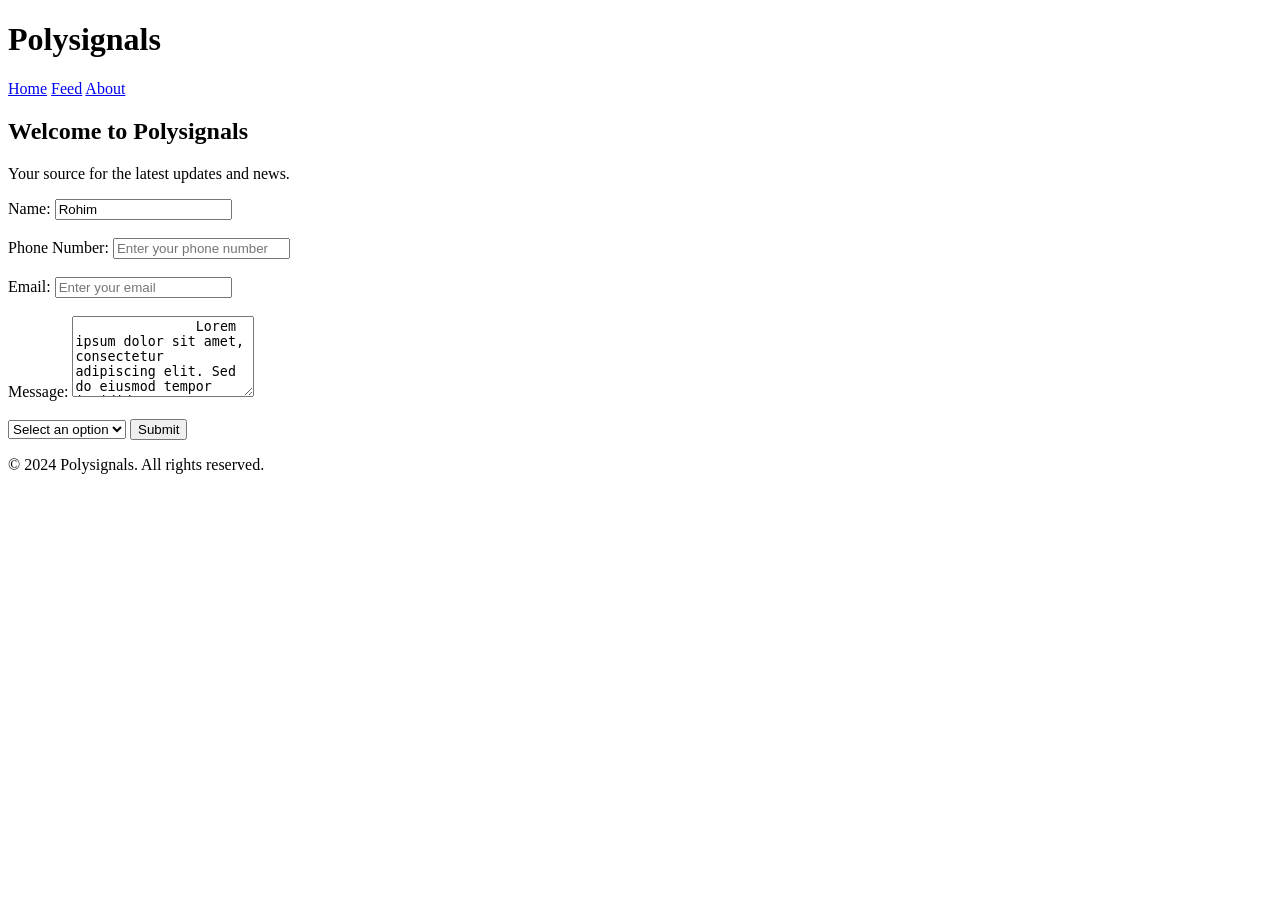
<file: HTML/index.html>
<!DOCTYPE html>
<html lang="en">

<head>
    <title>My Website</title>
</head>

<body>
    <!-- Header -->
    <header>
        <h1>Polysignals</h1>
        <nav>
            <a href="https://polysignals.app/">Home</a>
            <a href="https://polysignals.app/feed">Feed</a>
            <a href="https://polysignals.app/about">About</a>
        </nav>
    </header>


    <!-- Hero section -->
    <section class="hero">
        <h2>Welcome to Polysignals</h2>
        <p>Your source for the latest updates and news.</p>
    </section>


    <!-- Contact Form -->
    <section>
        <form>
            <label for="name">Name:</label>
            <input type="text" value="Rohim" name="name" placeholder="Enter you name" required>
                <br>
                <br>
            <label for="number">Phone Number:</label>
            <input type="number" name="number" placeholder="Enter your phone number" required>

                <br>
                <br>

            <label for="email">Email:</label>
            <input type="email" name="email" placeholder="Enter your email" required>

                <br>
                <br>
            <label for="message">Message:</label>
            <textarea rows="5" cols="20" name="message" placeholder="Enter your message" required>
               Lorem ipsum dolor sit amet, consectetur adipiscing elit. Sed do eiusmod tempor incididunt ut
               labore et dolore magna aliqua. Ut enim ad minim veniam, quis nostrud exercitation ullamco laboris nisi ut aliquip ex ea commodo consequat. Duis aute irure dolor in reprehenderit in voluptate velit esse cillum dolore eu fugiat nulla pariatur. Excepteur sint occaecat cupidatat non proident, sunt in culpa qui officia deserunt mollit anim id est laborum.
            </textarea>
<br>
<br>
            <select name="options" required>
                <option value="">Select an option</option>
                <option value="option1">Option 1</option>
                <option value="option2">Option 2</option>
                <option value="option3">Option 3</option>
            </select>

            <input type="submit" value="Submit"/>

        </form>


    </section>

    <footer>
        <p>&copy; 2024 Polysignals. All rights reserved.</p>
    </footer>

</body>

</html>
</file>
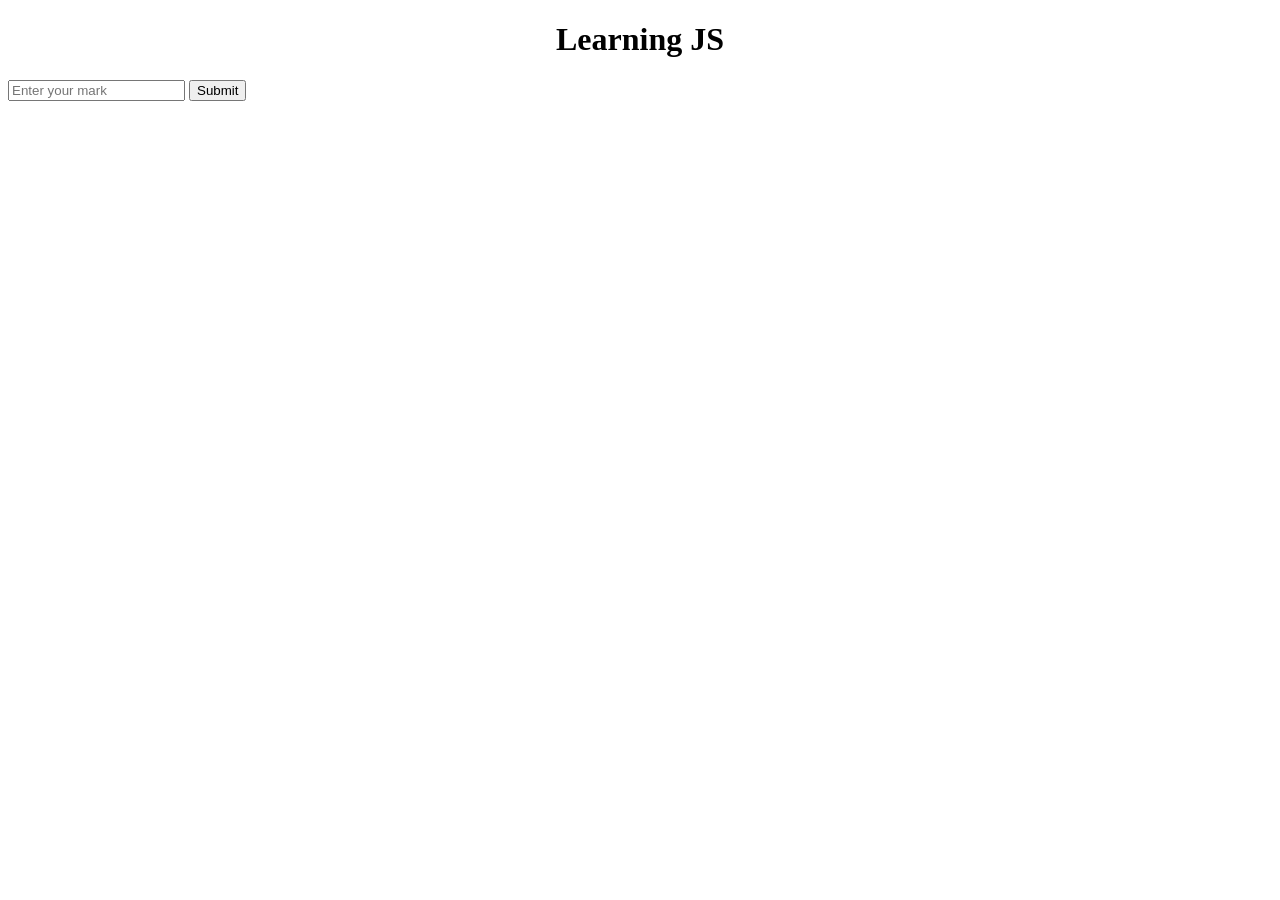
<file: JS/index.html>
<!DOCTYPE html>
<html lang="en">

<head>
    <meta charset="UTF-8">
    <meta name="viewport" content="width=device-width, initial-scale=1.0">
    <title>Document</title>
</head>

<body>
    <h1 align="center">Learning JS</h1>

    <div>
        <h2 id="result"></h2>
        <input id="mark" type="number" placeholder="Enter your mark">
        <button onclick="find_Great()">Submit</button>
    </div>

    <script>

        var mark_input = document.getElementById("mark")
        var result = document.getElementById("result")

        function find_Great() {
            var std_mark = Number(mark_input.value)
            if (std_mark >= 80) {
                result.innerHTML = "A+"
            } else if (std_mark >= 33) {
                result.innerHTML = "pass"
            } else {
                result.innerHTML = "fail"
            }
        }


    </script>
</body>

</html>
</file>
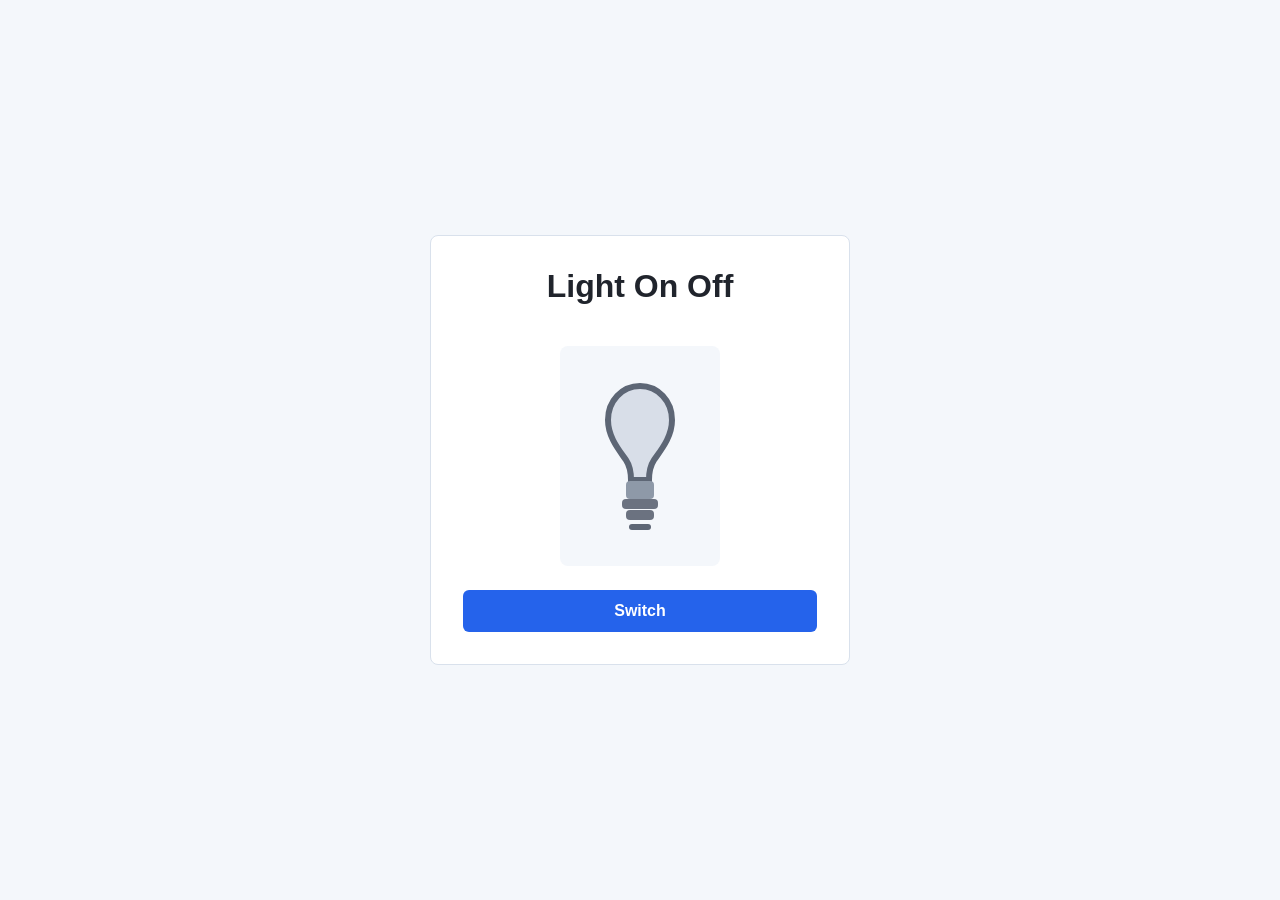
<file: JS/01-light-toggle-image/index.html>
<!DOCTYPE html>
<html lang="en">
<head>
  <meta charset="UTF-8">
  <meta name="viewport" content="width=device-width, initial-scale=1.0">
  <title>Light On Off</title>
  <link rel="stylesheet" href="style.css">
  <script src="script.js" defer></script>
</head>
<body>
  <main class="app">
    <h1>Light On Off</h1>
    <img id="lightImage" src="images/light-off.svg" alt="Light is off" class="light-image">

    <button id="toggleButton">Switch</button>
  </main>
</body>
</html>
</file>
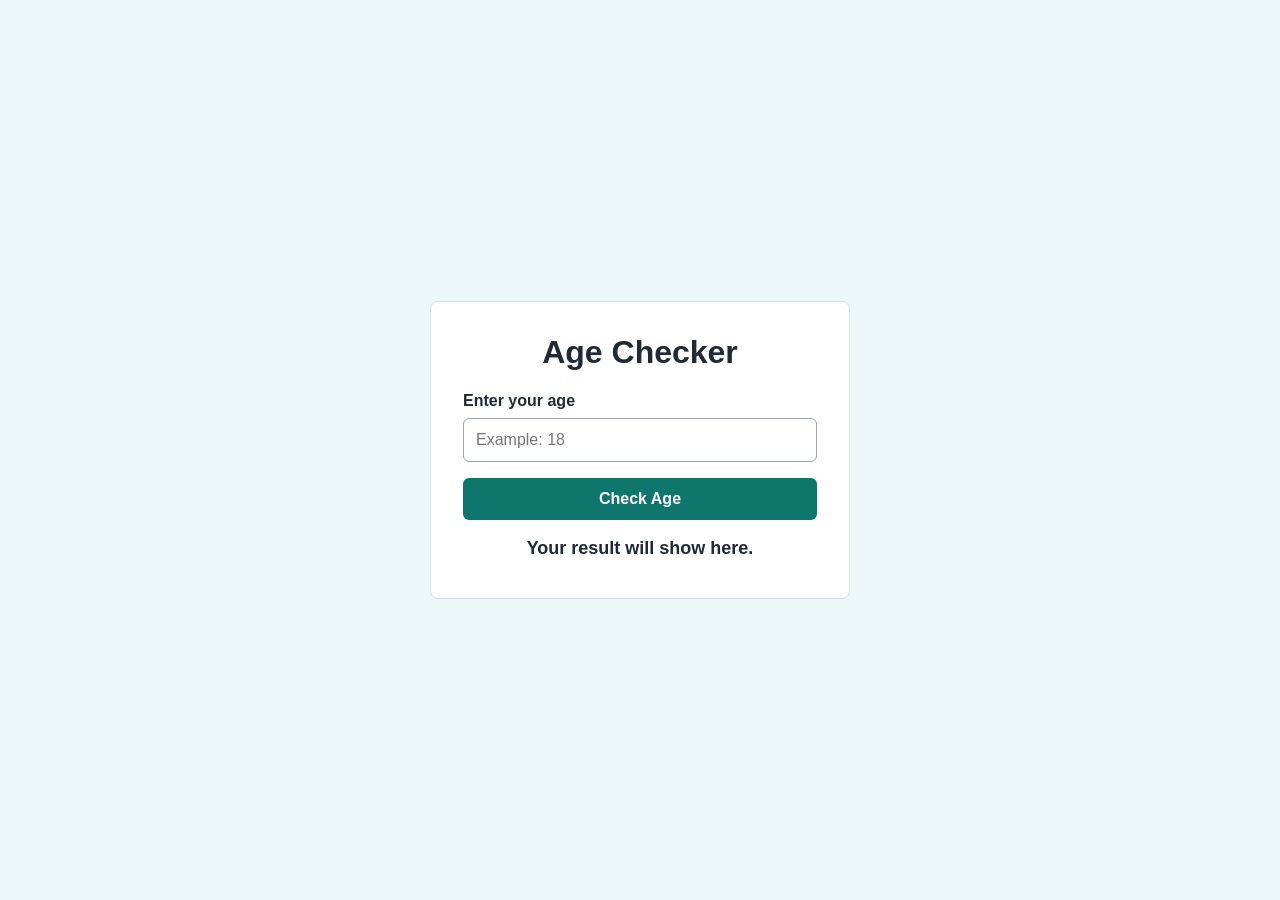
<file: JS/02-age-checker/index.html>
<!DOCTYPE html>
<html lang="en">
<head>
  <meta charset="UTF-8">
  <meta name="viewport" content="width=device-width, initial-scale=1.0">
  <title>Age Checker</title>
  <link rel="stylesheet" href="style.css">
  <script src="script.js" defer></script>
</head>
<body>
  <main class="app">
    <h1>Age Checker</h1>

    <label for="ageInput">Enter your age</label>
    <input id="ageInput" type="number" min="0" placeholder="Example: 18">

    <button id="checkButton">Check Age</button>

    <p id="result" class="result">Your result will show here.</p>
  </main>
</body>
</html>
</file>
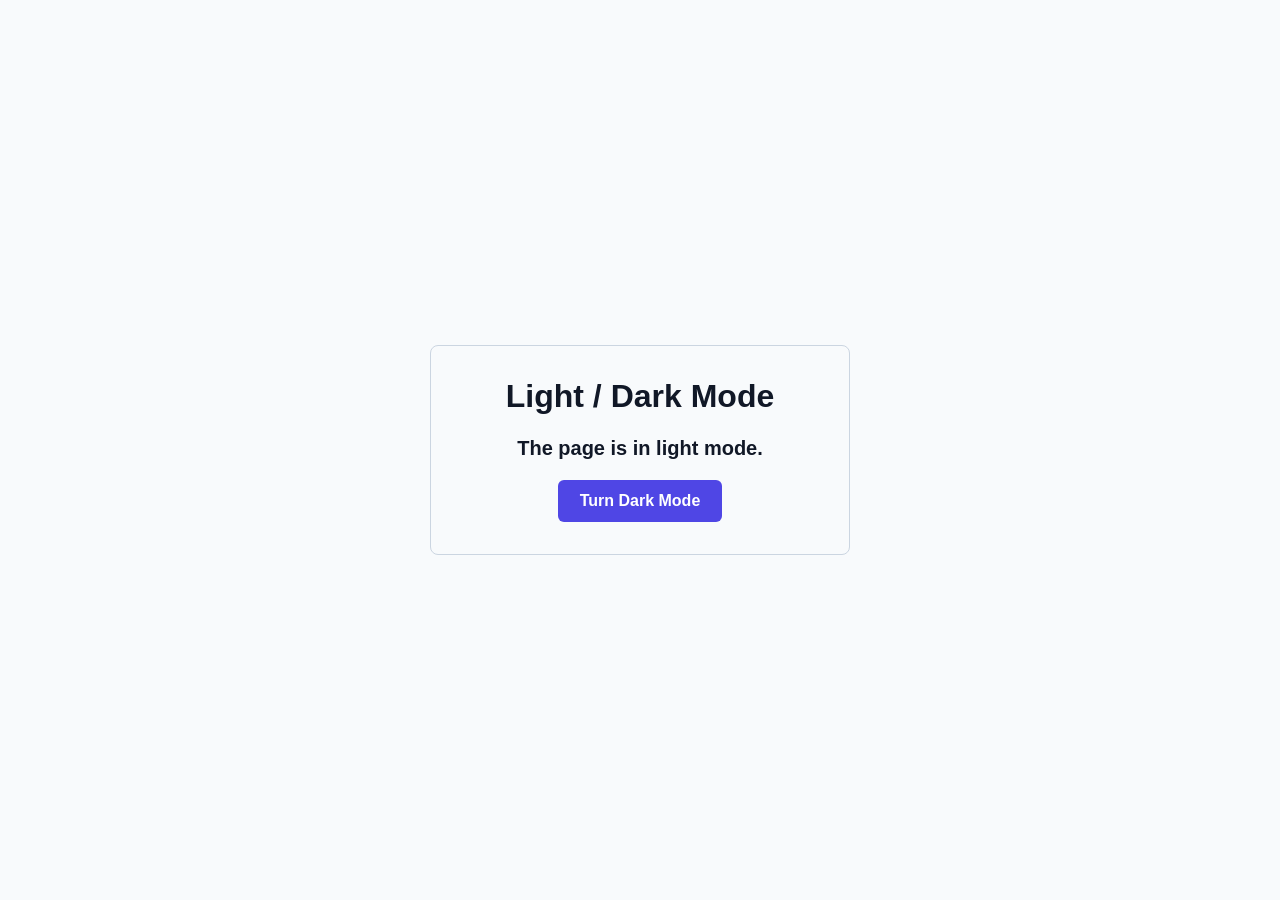
<file: JS/03-light-dark-mode/index.html>
<!DOCTYPE html>
<html lang="en">
<head>
  <meta charset="UTF-8">
  <meta name="viewport" content="width=device-width, initial-scale=1.0">
  <title>Light Dark Mode</title>
  <link rel="stylesheet" href="style.css">
  <script src="script.js" defer></script>
</head>
<body>
  <main class="app">
    <h1>Light / Dark Mode</h1>
    <p id="modeText">The page is in light mode.</p>

    <button id="modeButton">Turn Dark Mode</button>
  </main>
</body>
</html>
</file>
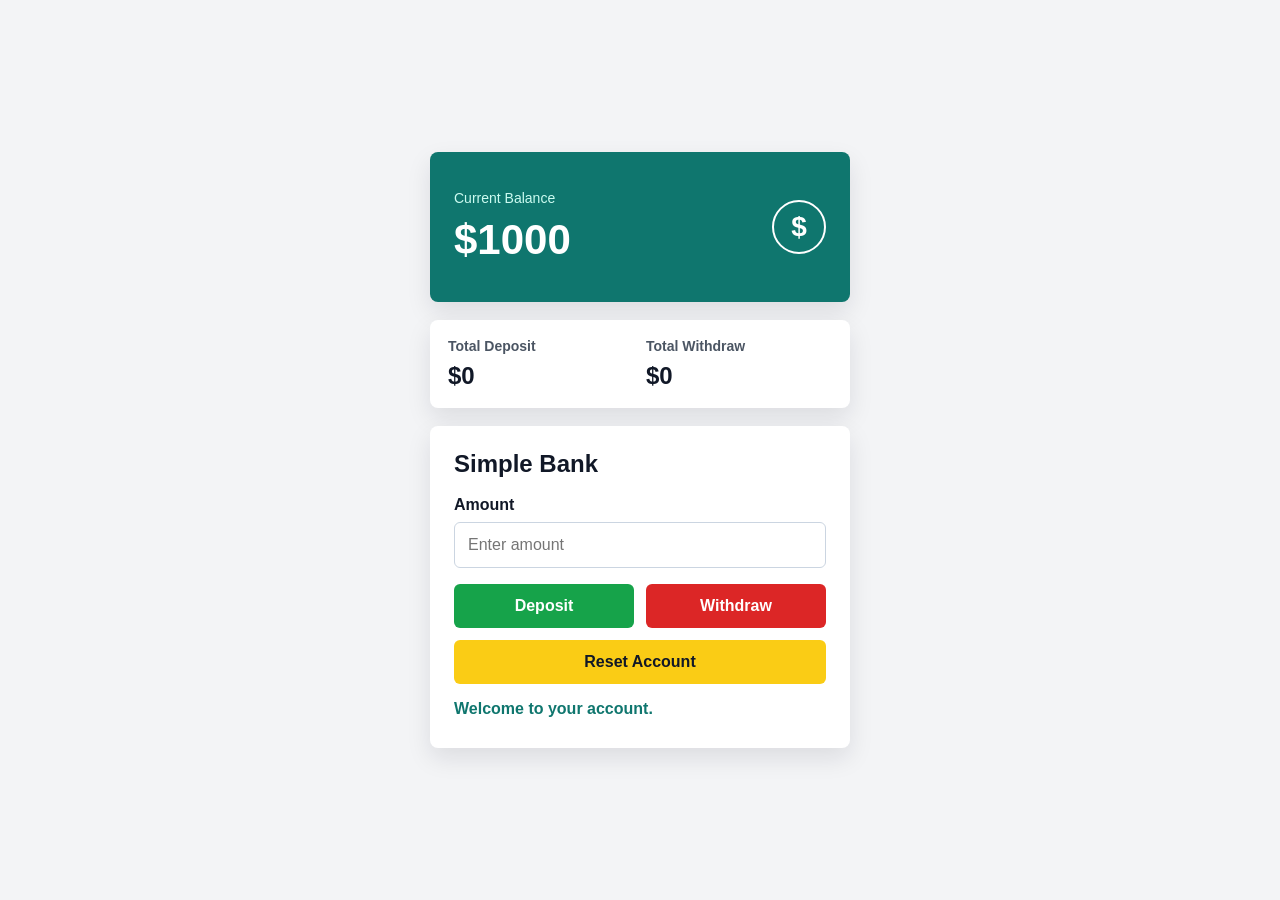
<file: JS/04-simple-bank/index.html>
<!DOCTYPE html>
<html lang="en">
<head>
  <meta charset="UTF-8">
  <meta name="viewport" content="width=device-width, initial-scale=1.0">
  <title>Simple Bank</title>
  <link rel="stylesheet" href="style.css">
  <script src="script.js" defer></script>
</head>
<body>
  <main class="app">
    <section class="bank-card">
      <div>
        <p class="label">Current Balance</p>
        <h1 id="balance">$1000</h1>
      </div>
      <div class="bank-mark">$</div>
    </section>

    <section class="summary">
      <div>
        <p class="summary-label">Total Deposit</p>
        <p id="totalDeposit" class="summary-amount">$0</p>
      </div>
      <div>
        <p class="summary-label">Total Withdraw</p>
        <p id="totalWithdraw" class="summary-amount">$0</p>
      </div>
    </section>

    <section class="panel">
      <h2>Simple Bank</h2>

      <label for="amountInput">Amount</label>
      <input id="amountInput" type="number" min="1" placeholder="Enter amount">

      <div class="actions">
        <button id="depositButton" class="deposit">Deposit</button>
        <button id="withdrawButton" class="withdraw">Withdraw</button>
      </div>

      <button id="resetButton" class="reset">Reset Account</button>

      <p id="message" class="message">Welcome to your account.</p>
    </section>
  </main>
</body>
</html>
</file>
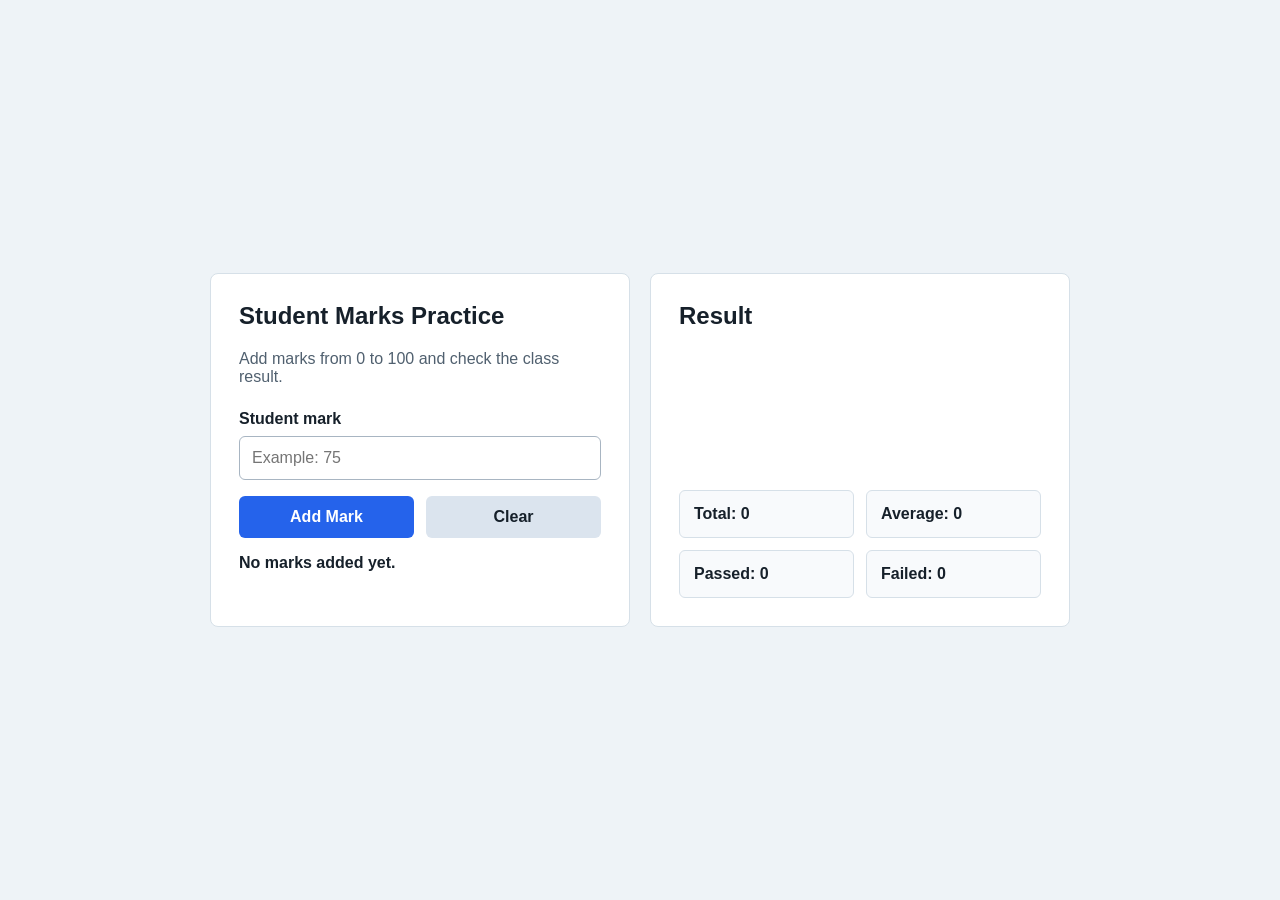
<file: JS/05-student-marks/index.html>
<!DOCTYPE html>
<html lang="en">
<head>
  <meta charset="UTF-8">
  <meta name="viewport" content="width=device-width, initial-scale=1.0">
  <title>Student Marks Practice</title>
  <link rel="stylesheet" href="style.css">
  <script src="script.js" defer></script>
</head>
<body>
  <main class="app">
    <section class="panel">
      <h1>Student Marks Practice</h1>
      <p class="intro">Add marks from 0 to 100 and check the class result.</p>

      <div class="form-row">
        <label for="markInput">Student mark</label>
        <input id="markInput" type="number" min="0" max="100" placeholder="Example: 75">
      </div>

      <div class="actions">
        <button id="addButton" type="button">Add Mark</button>
        <button id="clearButton" class="secondary" type="button">Clear</button>
      </div>

      <p id="message" class="message">No marks added yet.</p>
    </section>

    <section class="result-panel">
      <h2>Result</h2>

      <ul id="markList" class="mark-list">

      </ul>

      <div class="stats">
        <p>Total: <span id="totalOutput">0</span></p>
        <p>Average: <span id="averageOutput">0</span></p>
        <p>Passed: <span id="passOutput">0</span></p>
        <p>Failed: <span id="failOutput">0</span></p>
      </div>
    </section>
  </main>
</body>
</html>
</file>
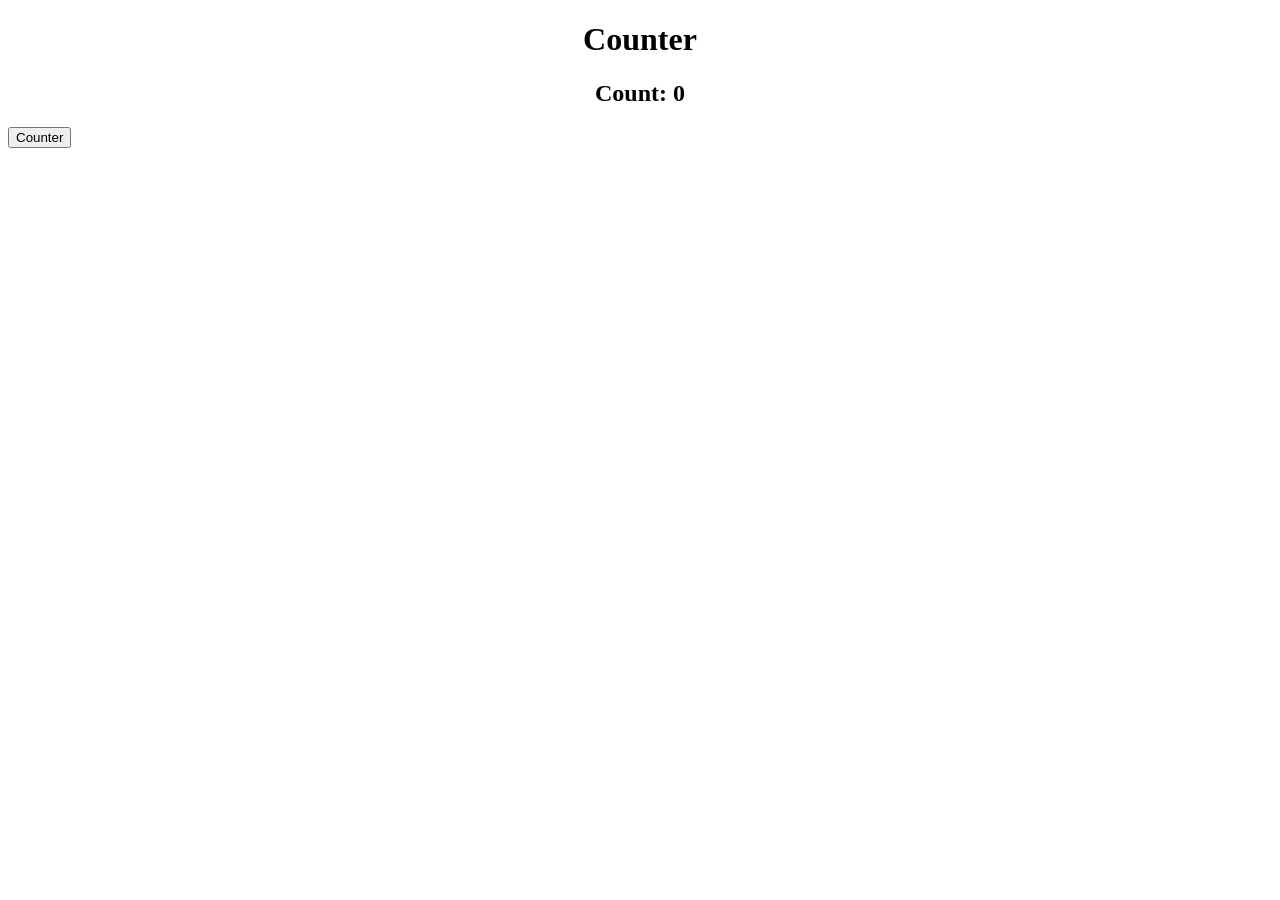
<file: JS/counter.html>
<!DOCTYPE html>
<html lang="en">

<head>
    <meta charset="UTF-8">
    <meta name="viewport" content="width=device-width, initial-scale=1.0">
    <title>Document</title>
</head>

<body>

    <h1 align="center">Counter</h1>
    <h2 align="center">Count: <span id="dispaly">0</span></h2>
    <!-- <button id="btn" onclick="handleCount()">Counter</button> -->
    <button id="btn">Counter</button>

    <script>

        let count = 0;

        const dispaly = document.getElementById("dispaly");
        const btn = document.getElementById("btn");
        // btn.addEventListener('click', handleCount)

        // function handleCount(){
        //     console.log("count", count)
        // }

        btn.addEventListener('click', function () {
            count++;
            if (count == 5) {
                count = 0;
            }
            dispaly.innerText = count;
            
        })

    </script>
</body>

</html>
</file>
<file: JS/01-light-toggle-image/style.css>
* {
  box-sizing: border-box;
}

body {
  margin: 0;
  min-height: 100vh;
  font-family: Arial, sans-serif;
  background: #f4f7fb;
  color: #20242c;
  display: flex;
  align-items: center;
  justify-content: center;
}

.app {
  width: min(90%, 420px);
  padding: 32px;
  text-align: center;
  background: #ffffff;
  border: 1px solid #d9e1ec;
  border-radius: 8px;
}

h1 {
  margin-top: 0;
}

.light-image {
  width: 160px;
  height: 220px;
  margin: 20px 0;
}


button {
  width: 100%;
  border: 0;
  border-radius: 6px;
  padding: 12px 22px;
  font-size: 16px;
  font-weight: bold;
  color: #ffffff;
  background: #2563eb;
  cursor: pointer;
}

button:hover {
  background: #1d4ed8;
}
</file>
<file: JS/02-age-checker/style.css>
* {
  box-sizing: border-box;
}

body {
  margin: 0;
  min-height: 100vh;
  font-family: Arial, sans-serif;
  background: #edf6f9;
  color: #1f2937;
  display: flex;
  align-items: center;
  justify-content: center;
}

.app {
  width: min(90%, 420px);
  padding: 32px;
  background: #ffffff;
  border: 1px solid #cde4e8;
  border-radius: 8px;
}

h1 {
  margin-top: 0;
  text-align: center;
}

label {
  display: block;
  margin-bottom: 8px;
  font-weight: bold;
}

input {
  width: 100%;
  padding: 12px;
  margin-bottom: 16px;
  border: 1px solid #9ca3af;
  border-radius: 6px;
  font-size: 16px;
}

button {
  width: 100%;
  border: 0;
  border-radius: 6px;
  padding: 12px;
  font-size: 16px;
  font-weight: bold;
  color: #ffffff;
  background: #0f766e;
  cursor: pointer;
}

button:hover {
  background: #115e59;
}

.result {
  min-height: 28px;
  margin-bottom: 0;
  font-size: 18px;
  font-weight: bold;
  text-align: center;
}

.success {
  color: #047857;
}

.warning {
  color: #b45309;
}

.error {
  color: #dc2626;
}
</file>
<file: JS/03-light-dark-mode/style.css>
* {
  box-sizing: border-box;
}

body {
  margin: 0;
  min-height: 100vh;
  font-family: Arial, sans-serif;
  background: #f8fafc;
  color: #111827;
  display: flex;
  align-items: center;
  justify-content: center;
  transition: background 0.3s, color 0.3s;
}

.app {
  width: min(90%, 420px);
  padding: 32px;
  text-align: center;
  border: 1px solid #cbd5e1;
  border-radius: 8px;
}

h1 {
  margin-top: 0;
}

p {
  font-size: 20px;
  font-weight: bold;
}

button {
  border: 0;
  border-radius: 6px;
  padding: 12px 22px;
  font-size: 16px;
  font-weight: bold;
  color: #ffffff;
  background: #4f46e5;
  cursor: pointer;
}

button:hover {
  background: #4338ca;
}

.dark-mode {
  background: #111827;
  color: #f9fafb;
}

.dark-mode .app {
  border-color: #4b5563;
}

.dark-mode button {
  color: #111827;
  background: #facc15;
}

.dark-mode button:hover {
  background: #eab308;
}
</file>
<file: JS/04-simple-bank/style.css>
* {
  box-sizing: border-box;
}

body {
  margin: 0;
  min-height: 100vh;
  font-family: Arial, sans-serif;
  background: #f3f4f6;
  color: #111827;
  display: flex;
  align-items: center;
  justify-content: center;
  padding: 24px;
}

.app {
  width: min(100%, 420px);
}

.bank-card,
.summary,
.panel {
  border-radius: 8px;
  box-shadow: 0 10px 25px rgba(17, 24, 39, 0.1);
}

.bank-card {
  background: #0f766e;
  color: #ffffff;
  min-height: 150px;
  padding: 24px;
  display: flex;
  justify-content: space-between;
  align-items: center;
}

.label {
  margin: 0 0 10px;
  font-size: 14px;
  color: #ccfbf1;
}

h1 {
  margin: 0;
  font-size: 42px;
}

.bank-mark {
  width: 54px;
  height: 54px;
  border: 2px solid #ffffff;
  border-radius: 50%;
  display: flex;
  align-items: center;
  justify-content: center;
  font-size: 28px;
  font-weight: bold;
}

.panel {
  margin-top: 18px;
  padding: 24px;
  background: #ffffff;
}

.summary {
  margin-top: 18px;
  padding: 18px;
  background: #ffffff;
  display: grid;
  grid-template-columns: 1fr 1fr;
  gap: 12px;
}

.summary-label {
  margin: 0 0 8px;
  font-size: 14px;
  font-weight: bold;
  color: #4b5563;
}

.summary-amount {
  margin: 0;
  font-size: 24px;
  font-weight: bold;
}

h2 {
  margin: 0 0 18px;
  font-size: 24px;
}

label {
  display: block;
  margin-bottom: 8px;
  font-weight: bold;
}

input {
  width: 100%;
  padding: 13px;
  border: 1px solid #cbd5e1;
  border-radius: 6px;
  font-size: 16px;
}

.actions {
  display: grid;
  grid-template-columns: 1fr 1fr;
  gap: 12px;
  margin-top: 16px;
}

button {
  border: 0;
  border-radius: 6px;
  padding: 13px 16px;
  font-size: 16px;
  font-weight: bold;
  color: #ffffff;
  cursor: pointer;
}

.deposit {
  background: #16a34a;
}

.deposit:hover {
  background: #15803d;
}

.withdraw {
  background: #dc2626;
}

.withdraw:hover {
  background: #b91c1c;
}

.reset {
  width: 100%;
  margin-top: 12px;
  color: #111827;
  background: #facc15;
}

.reset:hover {
  background: #eab308;
}

.message {
  min-height: 24px;
  margin: 16px 0 0;
  font-weight: bold;
  color: #0f766e;
}

.message.error {
  color: #dc2626;
}

@media (max-width: 420px) {
  body {
    padding: 16px;
  }

  .actions {
    grid-template-columns: 1fr;
  }

  .summary {
    grid-template-columns: 1fr;
  }

  h1 {
    font-size: 34px;
  }
}
</file>
<file: JS/05-student-marks/style.css>
* {
  box-sizing: border-box;
}

body {
  margin: 0;
  min-height: 100vh;
  font-family: Arial, sans-serif;
  color: #16202a;
  background: #eef3f7;
  display: flex;
  align-items: center;
  justify-content: center;
  padding: 24px;
}

.app {
  width: min(100%, 860px);
  display: grid;
  grid-template-columns: 1fr 1fr;
  gap: 20px;
}

.panel,
.result-panel {
  background: #ffffff;
  border: 1px solid #d6e0e8;
  border-radius: 8px;
  padding: 28px;
}

h1,
h2 {
  margin-top: 0;
}

.intro {
  margin-bottom: 24px;
  color: #50606f;
}

.form-row {
  margin-bottom: 16px;
}

label {
  display: block;
  margin-bottom: 8px;
  font-weight: bold;
}

input {
  width: 100%;
  padding: 12px;
  border: 1px solid #a8b5c2;
  border-radius: 6px;
  font-size: 16px;
}

.actions {
  display: grid;
  grid-template-columns: 1fr 1fr;
  gap: 12px;
}

button {
  border: 0;
  border-radius: 6px;
  padding: 12px;
  font-size: 16px;
  font-weight: bold;
  color: #ffffff;
  background: #2563eb;
  cursor: pointer;
}

button:hover {
  background: #1d4ed8;
}

.secondary {
  color: #16202a;
  background: #dbe4ee;
}

.secondary:hover {
  background: #cbd7e3;
}

.message {
  min-height: 24px;
  margin-bottom: 0;
  font-weight: bold;
}

.success {
  color: #047857;
}

.error {
  color: #dc2626;
}

.mark-list {
  min-height: 120px;
  margin: 0 0 20px;
  padding-left: 20px;
}

.mark-list li {
  margin-bottom: 8px;
}

.stats {
  display: grid;
  grid-template-columns: 1fr 1fr;
  gap: 12px;
}

.stats p {
  margin: 0;
  padding: 14px;
  border: 1px solid #d6e0e8;
  border-radius: 6px;
  background: #f8fafc;
  font-weight: bold;
}

@media (max-width: 720px) {
  .app {
    grid-template-columns: 1fr;
  }

  .actions,
  .stats {
    grid-template-columns: 1fr;
  }
}
</file>
